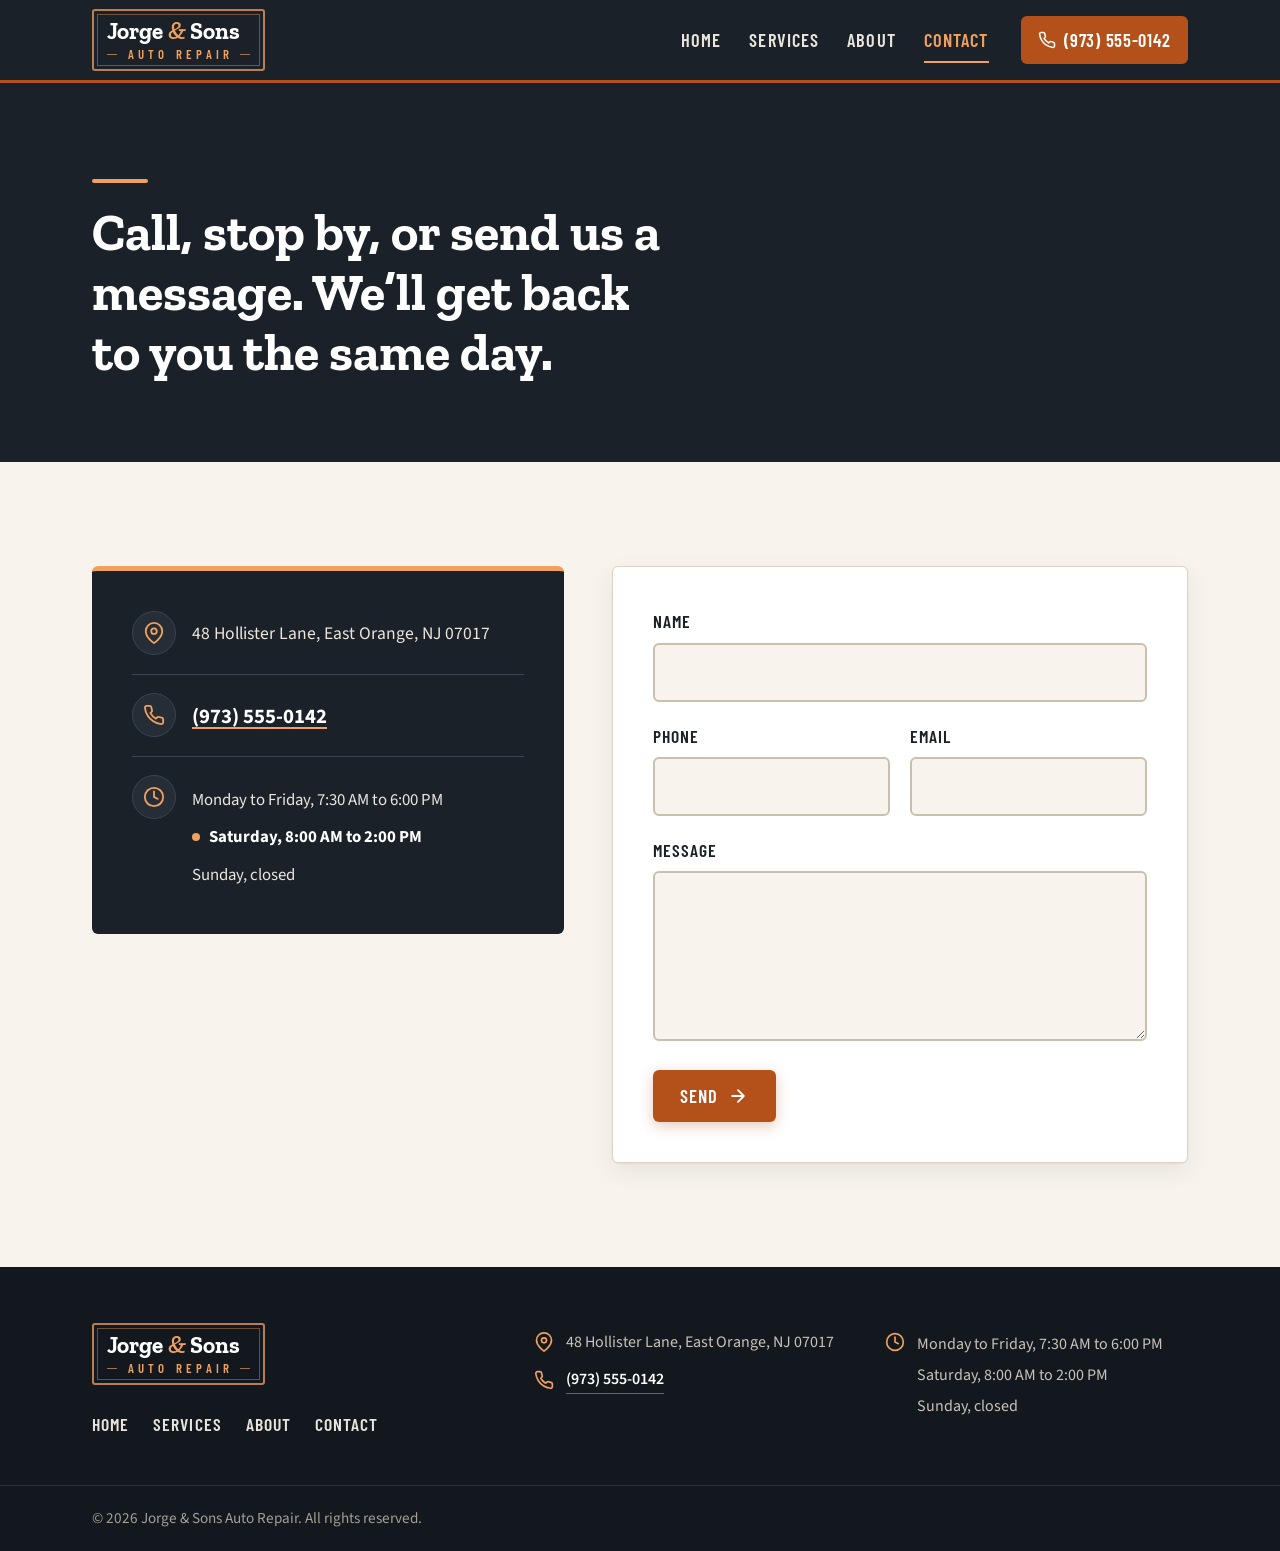
<file: contact.html>
<!DOCTYPE html>
<html lang="en" class="no-js">
<head>
  <meta charset="utf-8">
  <meta name="viewport" content="width=device-width, initial-scale=1">
  <title>Contact &amp; Hours | Jorge &amp; Sons Auto Repair, East Orange NJ</title>
  <meta name="description" content="Call (973) 555-0142, stop by 48 Hollister Lane in East Orange, NJ, or send us a message. Open Monday to Saturday.">
  <meta name="theme-color" content="#1b2129">
  <meta property="og:type" content="website">
  <meta property="og:title" content="Contact &amp; Hours | Jorge &amp; Sons Auto Repair, East Orange NJ">
  <meta property="og:description" content="Call (973) 555-0142, stop by 48 Hollister Lane in East Orange, NJ, or send us a message. Open Monday to Saturday.">
  <meta property="og:image" content="https://images.unsplash.com/photo-1615906655593-ad0386982a0f?auto=format&amp;fit=crop&amp;w=1200&amp;h=630&amp;q=70">
  <link rel="icon" href="data:image/svg+xml,%3Csvg xmlns='http://www.w3.org/2000/svg' viewBox='0 0 48 48'%3E%3Crect width='48' height='48' rx='8' fill='%231b2129'/%3E%3Crect x='4.5' y='4.5' width='39' height='39' rx='4' fill='none' stroke='%23f0a15e' stroke-width='2'/%3E%3Ctext x='24' y='34.5' text-anchor='middle' font-family='Georgia,serif' font-style='italic' font-weight='700' font-size='28' fill='%23f0a15e'%3E%26amp;%3C/text%3E%3C/svg%3E">
  <link rel="preconnect" href="https://fonts.googleapis.com">
  <link rel="preconnect" href="https://fonts.gstatic.com" crossorigin>
  <!-- Fonts load without blocking the first paint -->
  <link rel="preload" as="style" href="https://fonts.googleapis.com/css2?family=Barlow+Condensed:wght@600;700&amp;family=Source+Sans+3:wght@400;600;700&amp;family=Zilla+Slab:ital,wght@0,500;0,600;0,700;1,500&amp;display=swap">
  <link rel="stylesheet" href="https://fonts.googleapis.com/css2?family=Barlow+Condensed:wght@600;700&amp;family=Source+Sans+3:wght@400;600;700&amp;family=Zilla+Slab:ital,wght@0,500;0,600;0,700;1,500&amp;display=swap" media="print" onload="this.media='all'">
  <noscript><link rel="stylesheet" href="https://fonts.googleapis.com/css2?family=Barlow+Condensed:wght@600;700&amp;family=Source+Sans+3:wght@400;600;700&amp;family=Zilla+Slab:ital,wght@0,500;0,600;0,700;1,500&amp;display=swap"></noscript>
  <link rel="stylesheet" href="css/styles.css">
  <script>document.documentElement.className = document.documentElement.className.replace("no-js", "js");</script>
  <!-- Structured data so search engines and maps can read the shop’s details -->
  <script type="application/ld+json">
  {
    "@context": "https://schema.org",
    "@type": "AutoRepair",
    "name": "Jorge & Sons Auto Repair",
    "url": "https://eddiem12321.github.io/jorge-and-sons-auto-repair/",
    "image": "https://images.pexels.com/videos/8469674/breakdown-car-painting-car-repair-driver-8469674.jpeg",
    "telephone": "+1-973-555-0142",
    "address": {
      "@type": "PostalAddress",
      "streetAddress": "48 Hollister Lane",
      "addressLocality": "East Orange",
      "addressRegion": "NJ",
      "postalCode": "07017",
      "addressCountry": "US"
    },
    "openingHoursSpecification": [
      {
        "@type": "OpeningHoursSpecification",
        "dayOfWeek": [
          "Monday",
          "Tuesday",
          "Wednesday",
          "Thursday",
          "Friday"
        ],
        "opens": "07:30",
        "closes": "18:00"
      },
      {
        "@type": "OpeningHoursSpecification",
        "dayOfWeek": "Saturday",
        "opens": "08:00",
        "closes": "14:00"
      }
    ],
    "foundingDate": "1998",
    "founder": {
      "@type": "Person",
      "name": "Jorge Ramírez"
    },
    "knowsLanguage": [
      "en",
      "es"
    ],
    "hasOfferCatalog": {
      "@type": "OfferCatalog",
      "name": "Auto repair services",
      "itemListElement": [
        {
          "@type": "Offer",
          "itemOffered": {
            "@type": "Service",
            "name": "Oil changes and fluid service"
          }
        },
        {
          "@type": "Offer",
          "itemOffered": {
            "@type": "Service",
            "name": "Brakes: pads, rotors, and calipers"
          }
        },
        {
          "@type": "Offer",
          "itemOffered": {
            "@type": "Service",
            "name": "Check engine light and diagnostics"
          }
        },
        {
          "@type": "Offer",
          "itemOffered": {
            "@type": "Service",
            "name": "Engine repair"
          }
        },
        {
          "@type": "Offer",
          "itemOffered": {
            "@type": "Service",
            "name": "Transmission service and repair"
          }
        },
        {
          "@type": "Offer",
          "itemOffered": {
            "@type": "Service",
            "name": "Suspension, steering, and alignment"
          }
        },
        {
          "@type": "Offer",
          "itemOffered": {
            "@type": "Service",
            "name": "Tires: mounting, balancing, and flat repair"
          }
        },
        {
          "@type": "Offer",
          "itemOffered": {
            "@type": "Service",
            "name": "Heating and air conditioning"
          }
        },
        {
          "@type": "Offer",
          "itemOffered": {
            "@type": "Service",
            "name": "Batteries, starters, and alternators"
          }
        },
        {
          "@type": "Offer",
          "itemOffered": {
            "@type": "Service",
            "name": "New Jersey inspection prep"
          }
        }
      ]
    }
  }
  </script>
</head>
<body>
  <svg xmlns="http://www.w3.org/2000/svg" style="display:none" aria-hidden="true">
    <symbol id="i-phone" viewBox="0 0 24 24"><path d="M22 16.92v3a2 2 0 0 1-2.18 2 19.79 19.79 0 0 1-8.63-3.07 19.5 19.5 0 0 1-6-6 19.79 19.79 0 0 1-3.07-8.67A2 2 0 0 1 4.11 2h3a2 2 0 0 1 2 1.72 12.84 12.84 0 0 0 .7 2.81 2 2 0 0 1-.45 2.11L8.09 9.91a16 16 0 0 0 6 6l1.27-1.27a2 2 0 0 1 2.11-.45 12.84 12.84 0 0 0 2.81.7A2 2 0 0 1 22 16.92z" fill="none" stroke="currentColor" stroke-width="2" stroke-linecap="round" stroke-linejoin="round"/></symbol>
    <symbol id="i-pin" viewBox="0 0 24 24"><g fill="none" stroke="currentColor" stroke-width="2" stroke-linecap="round" stroke-linejoin="round"><path d="M21 10c0 7-9 13-9 13s-9-6-9-13a9 9 0 0 1 18 0z"/><circle cx="12" cy="10" r="3"/></g></symbol>
    <symbol id="i-clock" viewBox="0 0 24 24"><g fill="none" stroke="currentColor" stroke-width="2" stroke-linecap="round" stroke-linejoin="round"><circle cx="12" cy="12" r="10"/><path d="M12 6v6l4 2"/></g></symbol>
    <symbol id="i-arrow" viewBox="0 0 24 24"><path d="M5 12h14M12 5l7 7-7 7" fill="none" stroke="currentColor" stroke-width="2.2" stroke-linecap="round" stroke-linejoin="round"/></symbol>
    <symbol id="i-quote" viewBox="0 0 48 48"><circle cx="24" cy="24" r="24" fill="#b4501a"/><path d="M21 15c-4.4 1.2-7.5 5-7.5 10v8h8v-8h-3.6c.2-2.6 1.7-4.4 3.9-5.2L21 15zm13 0c-4.4 1.2-7.5 5-7.5 10v8h8v-8h-3.6c.2-2.6 1.7-4.4 3.9-5.2L34 15z" fill="#fff"/></symbol>
  </svg>

  <a class="skip-link" href="#main">Skip to content</a>

  <header class="site-header">
    <div class="container header-inner">
      <a class="brand" href="index.html">
        <span class="brand-sign"><span class="brand-line">Jorge <span class="brand-amp">&amp;</span> Sons</span> <span class="brand-sub">Auto Repair</span></span>
      </a>
      <button class="nav-toggle" type="button" aria-expanded="false" aria-controls="site-nav" aria-label="Menu">
        <span class="nav-toggle-bars" aria-hidden="true"></span>
      </button>
      <nav class="site-nav" id="site-nav" aria-label="Main">
        <ul class="nav-list">
          <li><a href="index.html">Home</a></li>
          <li><a href="services.html">Services</a></li>
          <li><a href="about.html">About</a></li>
          <li><a href="contact.html" aria-current="page">Contact</a></li>
        </ul>
        <a class="header-phone" href="tel:9735550142"><svg aria-hidden="true"><use href="#i-phone"/></svg>(973) 555-0142</a>
      </nav>
    </div>
  </header>

  <main id="main">
    <!-- Get in Touch -->
    <section class="page-hero" aria-labelledby="page-title">
      <div class="container">
        <span class="rule" aria-hidden="true"></span>
        <h1 id="page-title">Call, stop by, or send us a message. We’ll get back to you the same day.</h1>
      </div>
    </section>

    <section class="section" aria-label="Get in Touch">
      <div class="container contact-grid">
        <div class="info-card on-dark reveal">
          <div class="info-row">
            <span class="info-icon" aria-hidden="true"><svg><use href="#i-pin"/></svg></span>
            <address>48 Hollister Lane, East Orange, NJ 07017</address>
          </div>
          <div class="info-row">
            <span class="info-icon" aria-hidden="true"><svg><use href="#i-phone"/></svg></span>
            <p><a href="tel:9735550142">(973) 555-0142</a></p>
          </div>
          <div class="info-row">
            <span class="info-icon" aria-hidden="true"><svg><use href="#i-clock"/></svg></span>
            <ul class="hours" aria-label="Hours">
              <li data-days="1,2,3,4,5">Monday to Friday, 7:30 AM to 6:00 PM</li>
              <li data-days="6">Saturday, 8:00 AM to 2:00 PM</li>
              <li data-days="0">Sunday, closed</li>
            </ul>
          </div>
        </div>

        <div class="form-card reveal reveal-delay-1">
          <form class="contact-form" id="contact-form" action="#" method="post" aria-label="Contact form">
            <div class="form-grid">
              <div class="field">
                <label for="name">Name</label>
                <input id="name" name="name" type="text" autocomplete="name" required>
              </div>
              <div class="form-row">
                <div class="field">
                  <label for="phone">Phone</label>
                  <input id="phone" name="phone" type="tel" inputmode="tel" autocomplete="tel" required
                         pattern="\+?1?[ .\-]?\(?[0-9]{3}\)?[ .\-]?[0-9]{3}[ .\-]?[0-9]{4}">
                </div>
                <div class="field">
                  <label for="email">Email</label>
                  <input id="email" name="email" type="email" autocomplete="email">
                </div>
              </div>
              <div class="field">
                <label for="message">Message</label>
                <textarea id="message" name="message" rows="5" required></textarea>
              </div>
              <div>
                <button class="btn btn--primary" type="submit">Send <svg aria-hidden="true"><use href="#i-arrow"/></svg></button>
              </div>
            </div>
          </form>
          <div class="form-success" id="form-success" role="status" tabindex="-1" hidden>
            <div class="check" aria-hidden="true"><svg viewBox="0 0 24 24"><path d="M5 12.5l4.5 4.5L19 7.5" fill="none" stroke="currentColor" stroke-width="2.6" stroke-linecap="round" stroke-linejoin="round"/></svg></div>
            <p>We’ll get back to you the same day.</p>
          </div>
        </div>
      </div>
    </section>
  </main>

  <footer class="site-footer">
    <div class="container footer-grid">
      <div class="footer-brand">
        <a class="brand" href="index.html">
          <span class="brand-sign"><span class="brand-line">Jorge <span class="brand-amp">&amp;</span> Sons</span> <span class="brand-sub">Auto Repair</span></span>
        </a>
        <nav class="footer-nav" aria-label="Footer">
          <a href="index.html">Home</a>
          <a href="services.html">Services</a>
          <a href="about.html">About</a>
          <a href="contact.html">Contact</a>
        </nav>
      </div>
      <ul class="footer-list">
        <li><svg aria-hidden="true"><use href="#i-pin"/></svg><address>48 Hollister Lane, East Orange, NJ 07017</address></li>
        <li><svg aria-hidden="true"><use href="#i-phone"/></svg><a href="tel:9735550142">(973) 555-0142</a></li>
      </ul>
      <ul class="footer-list">
        <li><svg aria-hidden="true"><use href="#i-clock"/></svg>
          <ul class="footer-hours" aria-label="Hours">
            <li>Monday to Friday, 7:30 AM to 6:00 PM</li>
            <li>Saturday, 8:00 AM to 2:00 PM</li>
            <li>Sunday, closed</li>
          </ul>
        </li>
      </ul>
    </div>
    <div class="footer-bottom">
      <div class="container">
        <p>© 2026 Jorge &amp; Sons Auto Repair. All rights reserved.</p>
      </div>
    </div>
  </footer>

  <div class="call-bar">
    <a href="tel:9735550142"><svg aria-hidden="true"><use href="#i-phone"/></svg>Call</a>
  </div>

  <script src="js/main.js" defer></script>
</body>
</html>
</file>
<file: css/styles.css>
/* ==========================================================================
   Jorge & Sons Auto Repair
   Mobile-first stylesheet. No frameworks, no build step.
   ========================================================================== */

:root {
  /* Color */
  --ink: #1b2129;          /* deep charcoal-navy */
  --ink-2: #252d37;
  --ink-3: #3a4450;
  --paper: #f8f4ed;        /* warm off-white */
  --paper-2: #efe7da;
  --white: #ffffff;
  --text: #22282f;
  --muted: #545c66;
  --accent: #b4501a;       /* burnt orange: buttons, rules (white text passes AA) */
  --accent-dark: #933f12;
  --accent-light: #f0a15e; /* amber: accents on dark backgrounds */
  --line: #ddd3c3;
  --error: #b42318;
  --success: #2f6b3b;

  /* Type */
  --font-display: "Zilla Slab", Rockwell, "Roboto Slab", Georgia, serif;
  --font-label: "Barlow Condensed", "Arial Narrow", Arial, sans-serif;
  --font-body: "Source Sans 3", "Segoe UI", system-ui, -apple-system, sans-serif;

  /* Layout */
  --max: 1160px;
  --gutter: 1.25rem;
  --radius: 6px;
  --header-h: 68px;
  --shadow: 0 1px 2px rgba(27, 33, 41, .06), 0 8px 24px rgba(27, 33, 41, .08);
  --ease: cubic-bezier(.2, .7, .2, 1);
}

/* ---------- Reset & base ---------- */
*, *::before, *::after { box-sizing: border-box; }
html { -webkit-text-size-adjust: 100%; scroll-behavior: smooth; scroll-padding-top: calc(var(--header-h) + 1rem); }
body {
  margin: 0;
  background: var(--paper);
  color: var(--text);
  font-family: var(--font-body);
  font-size: 1.0625rem;
  line-height: 1.65;
  text-rendering: optimizeLegibility;
  -webkit-font-smoothing: antialiased;
}
img, svg { display: block; max-width: 100%; }
img { height: auto; }
a { color: var(--accent-dark); text-underline-offset: .18em; }
a:hover { color: var(--accent); }
h1, h2, h3 { font-family: var(--font-display); line-height: 1.15; margin: 0; color: var(--ink); font-weight: 700; }
h1, h2, h3, .hero-tagline, .closing-line, .good-to-know p { text-wrap: balance; }
p { margin: 0 0 1em; }
p:last-child { margin-bottom: 0; }
address { font-style: normal; }
ul { margin: 0; padding: 0; list-style: none; }
blockquote, figure { margin: 0; }

:focus-visible {
  outline: 3px solid var(--accent-light);
  outline-offset: 3px;
  border-radius: 3px;
}
.on-light :focus-visible, main :focus-visible { outline-color: var(--accent); }
.site-header :focus-visible, .site-footer :focus-visible, .on-dark :focus-visible { outline-color: var(--accent-light); }

.skip-link {
  position: absolute; left: 1rem; top: -100px; z-index: 200;
  background: var(--accent); color: var(--white); padding: .75rem 1rem;
  font-family: var(--font-label); font-weight: 600; letter-spacing: .04em; text-transform: uppercase;
  border-radius: var(--radius); text-decoration: none;
}
.skip-link:focus { top: .75rem; color: var(--white); }

.visually-hidden {
  position: absolute !important; width: 1px; height: 1px; padding: 0; margin: -1px;
  overflow: hidden; clip: rect(0 0 0 0); white-space: nowrap; border: 0;
}

.container { width: 100%; max-width: var(--max); margin: 0 auto; padding: 0 var(--gutter); }
.section { padding: 4.5rem 0; }
.section--tight { padding: 3.5rem 0; }
.section--paper2 { background: var(--paper-2); }
.section--dark { background: var(--ink); color: #e9e4dc; }
.section--dark h2, .section--dark h3 { color: var(--white); }

/* Small decorative rule used above headlines (no text) */
.rule {
  display: block; width: 56px; height: 4px; background: var(--accent);
  border-radius: 2px; margin-bottom: 1.25rem;
}
.section--dark .rule, .hero .rule, .page-hero .rule { background: var(--accent-light); }

/* ---------- Buttons ---------- */
.btn {
  display: inline-flex; align-items: center; justify-content: center; gap: .6rem;
  min-height: 52px; padding: .8rem 1.6rem;
  font-family: var(--font-label); font-size: 1.15rem; font-weight: 600;
  letter-spacing: .06em; text-transform: uppercase; text-decoration: none;
  border: 2px solid transparent; border-radius: var(--radius); cursor: pointer;
  transition: background-color .2s var(--ease), color .2s var(--ease), transform .2s var(--ease), box-shadow .2s var(--ease), border-color .2s var(--ease);
}
.btn svg { width: 20px; height: 20px; flex: none; transition: transform .2s var(--ease); }
.btn--primary { background: var(--accent); color: var(--white); box-shadow: 0 4px 14px rgba(180, 80, 26, .3); }
.btn--primary:hover { background: var(--accent-dark); color: var(--white); transform: translateY(-2px); box-shadow: 0 8px 20px rgba(180, 80, 26, .35); }
.btn--primary:hover svg { transform: translateX(3px); }
.btn--outline { background: transparent; color: var(--ink); border-color: var(--ink); }
.btn--outline:hover { background: var(--ink); color: var(--white); transform: translateY(-2px); }
.btn--outline:hover svg { transform: translateX(3px); }
.btn:active { transform: translateY(0); }

/* ---------- Header ---------- */
.site-header {
  position: sticky; top: 0; z-index: 100;
  background: var(--ink); color: var(--white);
  border-bottom: 3px solid var(--accent);
}
.header-inner { display: flex; align-items: center; justify-content: space-between; min-height: var(--header-h); gap: 1rem; }

.brand { display: inline-flex; align-items: center; gap: .7rem; color: var(--white); text-decoration: none; }
.brand:hover { color: var(--white); }
/* Logo: a type-only wordmark framed like a hand-painted shop sign */
.brand-sign {
  --sign-bg: var(--ink);
  display: inline-flex; flex-direction: column; padding: .42rem .8rem .48rem; line-height: 1;
  border: 2px solid rgba(240, 161, 94, .75); border-radius: 3px;
  box-shadow: inset 0 0 0 3px var(--sign-bg), inset 0 0 0 4px rgba(240, 161, 94, .4);
}
.brand-line { font-family: var(--font-display); font-weight: 700; font-size: 1.2rem; letter-spacing: .005em; color: var(--white); white-space: nowrap; }
.brand-amp { font-style: italic; font-weight: 500; font-size: 1.1em; color: var(--accent-light); }
.brand-sub {
  display: flex; align-items: center; gap: .45rem; margin-top: .3rem;
  font-family: var(--font-label); font-weight: 600; font-size: .7rem; letter-spacing: .32em; text-indent: .32em; text-transform: uppercase;
  color: var(--accent-light); white-space: nowrap;
}
.brand-sub::before, .brand-sub::after { content: ""; flex: 1; min-width: 10px; height: 1px; background: currentColor; opacity: .65; }

.nav-toggle {
  display: inline-flex; align-items: center; justify-content: center;
  width: 48px; height: 48px; margin-right: -8px;
  background: transparent; border: 0; color: var(--white); cursor: pointer; border-radius: var(--radius);
}
.nav-toggle-bars { position: relative; width: 24px; height: 2px; background: currentColor; border-radius: 2px; transition: background-color .2s; }
.nav-toggle-bars::before, .nav-toggle-bars::after {
  content: ""; position: absolute; left: 0; width: 24px; height: 2px; background: currentColor; border-radius: 2px;
  transition: transform .25s var(--ease), top .25s var(--ease);
}
.nav-toggle-bars::before { top: -7px; }
.nav-toggle-bars::after { top: 7px; }
.nav-toggle[aria-expanded="true"] .nav-toggle-bars { background: transparent; }
.nav-toggle[aria-expanded="true"] .nav-toggle-bars::before { top: 0; transform: rotate(45deg); }
.nav-toggle[aria-expanded="true"] .nav-toggle-bars::after { top: 0; transform: rotate(-45deg); }

.site-nav {
  position: absolute; left: 0; right: 0; top: 100%;
  background: var(--ink); border-bottom: 3px solid var(--accent);
  padding: .5rem var(--gutter) 1.25rem;
  display: none;
}
.site-nav.is-open { display: block; animation: navIn .22s var(--ease); }
@keyframes navIn { from { opacity: 0; transform: translateY(-6px); } to { opacity: 1; transform: none; } }
.no-js .site-nav { display: block; position: static; border: 0; padding: 0 0 1rem; }
.no-js .nav-toggle { display: none; }
.no-js .header-inner { flex-wrap: wrap; }

.nav-list a {
  display: block; padding: .85rem .25rem;
  color: #e9e4dc; text-decoration: none;
  font-family: var(--font-label); font-size: 1.3rem; font-weight: 600; letter-spacing: .06em; text-transform: uppercase;
  border-bottom: 1px solid var(--ink-3);
  transition: color .2s;
}
.nav-list a:hover { color: var(--accent-light); }
.nav-list a[aria-current="page"] { color: var(--accent-light); }

.header-phone {
  display: flex; align-items: center; justify-content: center; gap: .5rem;
  margin-top: 1rem; padding: .8rem 1rem; border-radius: var(--radius);
  background: var(--accent); color: var(--white); text-decoration: none;
  font-family: var(--font-label); font-size: 1.25rem; font-weight: 600; letter-spacing: .04em;
  transition: background-color .2s;
}
.header-phone:hover { background: var(--accent-dark); color: var(--white); }
.header-phone svg { width: 18px; height: 18px; }

/* ---------- Mobile call bar ---------- */
.call-bar {
  position: fixed; left: 0; right: 0; bottom: 0; z-index: 90;
  padding: .6rem var(--gutter) calc(.6rem + env(safe-area-inset-bottom));
  background: rgba(27, 33, 41, .96);
  box-shadow: 0 -6px 20px rgba(0, 0, 0, .18);
  -webkit-backdrop-filter: blur(6px); backdrop-filter: blur(6px);
}
.call-bar a {
  display: flex; align-items: center; justify-content: center; gap: .6rem;
  min-height: 52px; border-radius: var(--radius);
  background: var(--accent); color: var(--white); text-decoration: none;
  font-family: var(--font-label); font-size: 1.3rem; font-weight: 700; letter-spacing: .08em; text-transform: uppercase;
}
.call-bar a:hover { background: var(--accent-dark); color: var(--white); }
.call-bar svg { width: 22px; height: 22px; }
.call-bar :focus-visible { outline-color: var(--accent-light); }

/* ---------- Hero (home) ---------- */
.hero {
  position: relative; isolation: isolate; overflow: hidden;
  min-height: min(82vh, 760px);
  display: flex; align-items: flex-end;
  color: var(--white);
  background: var(--ink);
}
.hero-media { position: absolute; inset: 0; z-index: -2; }
.hero-media img { width: 100%; height: 100%; object-fit: cover; object-position: 30% 35%; }
.hero::after {
  content: ""; position: absolute; inset: 0; z-index: -1;
  background:
    linear-gradient(180deg, rgba(27, 33, 41, .35) 0%, rgba(27, 33, 41, .55) 40%, rgba(27, 33, 41, .94) 100%);
}
.hero-content { padding-top: 7rem; padding-bottom: 3.5rem; }
.hero h1 {
  color: var(--white);
  font-size: clamp(2.6rem, 11vw, 5.4rem);
  line-height: 1;
  letter-spacing: -.01em;
  max-width: 12ch;
  text-shadow: 0 2px 24px rgba(0, 0, 0, .35);
}
.hero-tagline {
  font-family: var(--font-display); font-weight: 500;
  font-size: clamp(1.25rem, 4.6vw, 1.75rem);
  line-height: 1.3; color: #f3ede4;
  margin: 1.1rem 0 2rem; max-width: 28ch;
}

/* ---------- Page hero (inner pages) ---------- */
.page-hero {
  position: relative; isolation: isolate; overflow: hidden;
  background: var(--ink); color: #ece6dd;
  padding: 4rem 0 3.5rem;
}
.page-hero--image .page-hero-media { position: absolute; inset: 0; z-index: -2; }
.page-hero--image .page-hero-media img { width: 100%; height: 100%; object-fit: cover; }
.page-hero--image::after {
  content: ""; position: absolute; inset: 0; z-index: -1;
  background: linear-gradient(90deg, rgba(27, 33, 41, .96) 0%, rgba(27, 33, 41, .86) 55%, rgba(27, 33, 41, .55) 100%);
}
.page-hero h1 {
  color: var(--white);
  font-size: clamp(1.9rem, 6.4vw, 3.25rem);
  max-width: 20ch;
}
.page-hero .lead { margin-top: 1.25rem; font-size: 1.15rem; max-width: 46ch; color: #e2dbd0; }
.eyebrow {
  display: inline-block; margin-bottom: 1rem;
  font-family: var(--font-label); font-weight: 600; font-size: 1.05rem;
  letter-spacing: .14em; text-transform: uppercase; color: var(--accent-light);
}

/* ---------- Statement / text blocks ---------- */
.statement {
  font-size: clamp(1.75rem, 5.6vw, 2.6rem);
  line-height: 1.2;
}
.lead { font-size: 1.15rem; }
.body-copy { color: var(--muted); font-size: 1.1rem; }
.body-copy p + p { margin-top: 0; }

/* Home: promise split */
.split { display: grid; gap: 2.75rem; align-items: center; }
.split-text .statement { margin-bottom: 1.25rem; }
.split-text .body-copy { margin-bottom: 2rem; max-width: 52ch; }
.framed { position: relative; margin: 0 .9rem .9rem 0; }
.framed::before {
  content: ""; position: absolute; inset: .9rem -.9rem -.9rem .9rem; z-index: 0;
  border: 3px solid var(--accent); border-radius: var(--radius);
}
.framed img {
  position: relative; z-index: 1; width: 100%; aspect-ratio: 4 / 3; object-fit: cover;
  border-radius: var(--radius); box-shadow: var(--shadow); background: var(--paper-2);
}

/* ---------- Testimonials ---------- */
.quotes { display: grid; gap: 1.5rem; }
.quote-card {
  position: relative;
  background: var(--ink-2); border: 1px solid var(--ink-3); border-radius: var(--radius);
  padding: 2.75rem 1.75rem 1.75rem;
  transition: transform .25s var(--ease), border-color .25s var(--ease);
}
.quote-card:hover { transform: translateY(-3px); border-color: rgba(240, 161, 94, .5); }
.quote-mark { position: absolute; top: -18px; left: 1.5rem; width: 44px; height: 44px; color: var(--accent-light); }
.quote-card blockquote p {
  font-family: var(--font-display); font-weight: 500;
  font-size: 1.3rem; line-height: 1.45; color: #f5f0e8;
}
.quote-card figcaption {
  display: flex; align-items: center; gap: .75rem;
  margin-top: 1.5rem; padding-top: 1.25rem; border-top: 1px solid var(--ink-3);
  font-family: var(--font-label); font-size: 1.1rem; font-weight: 600; letter-spacing: .05em; text-transform: uppercase;
  color: var(--accent-light);
}

/* ---------- Visit band ---------- */
.visit { text-align: center; }
.visit .rule { margin-left: auto; margin-right: auto; }
.visit-line { font-size: clamp(1.9rem, 6.5vw, 3rem); margin-bottom: 1.5rem; }
.visit-details {
  display: flex; flex-direction: column; flex-wrap: wrap; justify-content: center; align-items: center; gap: .5rem 1rem;
  font-size: 1.15rem; color: var(--text);
}
.visit-details .sep { display: none; color: var(--accent); font-weight: 700; }
.visit-details a { font-weight: 700; color: var(--ink); text-decoration-color: var(--accent); text-decoration-thickness: 2px; }
.visit-details a:hover { color: var(--accent); }
.icon-inline { display: inline-flex; align-items: center; gap: .45rem; }
.icon-inline svg { width: 20px; height: 20px; color: var(--accent); flex: none; }

/* ---------- Services grid ---------- */
.services-grid { display: grid; grid-template-columns: repeat(2, 1fr); gap: .75rem; }
.service {
  display: flex; flex-direction: column; align-items: flex-start; gap: .85rem;
  background: var(--white); border: 1px solid var(--line); border-radius: var(--radius);
  padding: 1.15rem 1rem;
  font-weight: 600; font-size: 1rem; line-height: 1.35; color: var(--ink);
  position: relative; height: 100%; text-decoration: none;
  transition: transform .25s var(--ease), box-shadow .25s var(--ease), border-color .25s var(--ease);
}
.service:hover, .service:focus-visible { transform: translateY(-3px); box-shadow: var(--shadow); border-color: #cbbda7; color: var(--ink); }
/* Each tile links to the contact form with that service filled in */
.service-go {
  position: absolute; top: 1rem; right: 1rem; width: 18px; height: 18px; color: var(--accent);
  opacity: .45; transition: opacity .25s var(--ease), transform .25s var(--ease);
}
.service:hover .service-go, .service:focus-visible .service-go { opacity: 1; transform: translateX(3px); }
.service-icon {
  flex: none; display: grid; place-items: center;
  width: 52px; height: 52px; border-radius: 50%;
  background: #fbeee3; color: var(--accent);
  transition: background-color .25s var(--ease), color .25s var(--ease);
}
.service:hover .service-icon, .service:focus-visible .service-icon { background: var(--accent); color: var(--white); }

/* Icon animations: on hover/focus with a mouse, or once as each tile scrolls in on touch screens */
.service-icon--oil { --icon-anim: icon-drip; }
.service-icon--brakes, .service-icon--tire { --icon-anim: icon-spin; }
.service-icon--engine-light { --icon-anim: icon-blink; }
.service-icon--wrench { --icon-anim: icon-turn; }
.service-icon--transmission { --icon-anim: icon-shift; }
.service-icon--suspension { --icon-anim: icon-spring; }
.service-icon--hvac { --icon-anim: icon-fan; }
.service-icon--battery { --icon-anim: icon-charge; }
.service-icon--inspection { --icon-anim: icon-check; }
@media (hover: hover) {
  .service:hover .service-icon svg, .service:focus-visible .service-icon svg { animation: var(--icon-anim) .9s var(--ease) 1; }
}
@media (hover: none) {
  .is-visible > .service .service-icon svg { animation: var(--icon-anim) .9s var(--ease) .45s 1 both; }
}
@keyframes icon-drip { 0%, 100% { transform: none; } 35% { transform: translateY(4px) scaleY(.9); } 60% { transform: translateY(-2px); } }
@keyframes icon-spin { from { transform: rotate(0); } to { transform: rotate(360deg); } }
@keyframes icon-blink { 0%, 40%, 80%, 100% { opacity: 1; } 20%, 60% { opacity: .2; } }
@keyframes icon-turn { 0%, 100% { transform: none; } 30% { transform: rotate(-28deg); } 65% { transform: rotate(14deg); } }
@keyframes icon-shift { 0%, 100% { transform: none; } 25% { transform: translate(-3px, 2px); } 55% { transform: translate(3px, -2px); } 80% { transform: translate(-1px, 1px); } }
@keyframes icon-spring { 0%, 100% { transform: none; } 30% { transform: scaleY(.72); } 60% { transform: scaleY(1.12); } 80% { transform: scaleY(.95); } }
@keyframes icon-fan { from { transform: rotate(0); } to { transform: rotate(180deg); } }
@keyframes icon-charge { 0%, 100% { transform: none; } 40% { transform: scale(1.18); } 70% { transform: scale(.94); } }
@keyframes icon-check { 0%, 100% { transform: none; } 30% { transform: rotate(-10deg) scale(1.12); } 60% { transform: rotate(8deg); } }
.service-icon svg { width: 26px; height: 26px; }
.services-cta { margin-top: 2.5rem; }

.good-to-know {
  display: grid; gap: 1.25rem; align-items: center;
  background: var(--ink); color: #ece6dd; border-radius: var(--radius);
  padding: 2rem 1.75rem;
  border-left: 6px solid var(--accent-light);
}
.good-to-know p { font-family: var(--font-display); font-size: clamp(1.3rem, 4.4vw, 1.75rem); line-height: 1.35; color: var(--white); font-weight: 500; }
.badge-icons { display: flex; gap: .75rem; }
.badge-icons span {
  display: grid; place-items: center; width: 56px; height: 56px; border-radius: 50%;
  background: var(--ink-2); border: 1px solid var(--ink-3); color: var(--accent-light);
}
.badge-icons svg { width: 28px; height: 28px; }

/* ---------- About ---------- */
.story { display: grid; gap: 2.5rem; }
.story-media img { width: 100%; aspect-ratio: 4 / 5; object-fit: cover; border-radius: var(--radius); box-shadow: var(--shadow); background: var(--paper-2); }
.tl-year { color: var(--accent-dark); font-weight: 700; }
.page-hero .tl-year { color: var(--accent-light); }

/* About: a timeline that draws itself as you scroll (JS adds .is-visible) */
.timeline { position: relative; margin: 0; padding: 0; list-style: none; }
.timeline::before {
  content: ""; position: absolute; left: 9px; top: .9rem; bottom: .9rem; width: 2px; background: var(--line);
}
.timeline--continues::before { bottom: -2.5rem; background: linear-gradient(var(--line) 85%, transparent); }
.timeline--resumes::before { top: -2.5rem; background: linear-gradient(transparent, var(--line) 15%); }
.tl-item { position: relative; padding: 0 0 2.25rem 2.75rem; }
.tl-item:last-child { padding-bottom: 0; }
.tl-item p { color: var(--muted); font-size: 1.1rem; }
.tl-item::before {
  content: ""; position: absolute; left: 0; top: .3rem; z-index: 1;
  width: 20px; height: 20px; border-radius: 50%;
  background: var(--paper); border: 3px solid var(--line);
  transition: background-color .4s var(--ease), border-color .4s var(--ease), transform .4s var(--ease);
}
.tl-item::after {
  content: ""; position: absolute; left: 9px; top: 1.55rem; bottom: -.3rem; width: 2px;
  background: var(--accent); transform: scaleY(0); transform-origin: top;
  transition: transform .9s var(--ease) .25s;
}
.tl-item:last-child::after { display: none; }
.timeline--continues .tl-item:last-child::after { display: block; bottom: -2.5rem; background: linear-gradient(var(--accent), transparent); }
.tl-item.is-visible::before, html:not(.js) .tl-item::before { background: var(--accent); border-color: var(--accent); transform: scale(1.1); }
.tl-item.is-visible::after, html:not(.js) .tl-item::after { transform: scaleY(1); }
.tl-item .closing-line { border-left: 0; padding-left: 0; color: var(--ink); font-size: clamp(1.4rem, 4.6vw, 1.9rem); }
.tl-item--now::before { left: -2px; width: 24px; height: 24px; top: .35rem; }
.tl-item--now.is-visible::before { animation: tl-pulse 2.4s var(--ease) .8s infinite; }
@keyframes tl-pulse { 0% { box-shadow: 0 0 0 0 rgba(180, 80, 26, .45); } 70%, 100% { box-shadow: 0 0 0 14px rgba(180, 80, 26, 0); } }

.pull-quote {
  position: relative; margin: 0 auto; max-width: 900px; text-align: center; padding: 1rem 0;
}
.pull-quote .quote-mark { position: static; margin: 0 auto 1.25rem; width: 56px; height: 56px; color: var(--accent-light); }
.pull-quote blockquote p {
  font-family: var(--font-display); font-style: italic; font-weight: 500;
  font-size: clamp(1.75rem, 6vw, 3rem); line-height: 1.22; color: var(--white);
}
.pull-quote figcaption {
  margin-top: 1.75rem;
  font-family: var(--font-label); font-size: 1.15rem; font-weight: 600; letter-spacing: .12em; text-transform: uppercase;
  color: var(--accent-light);
}

.next-gen { display: grid; gap: 2rem; }
.closing-line {
  font-family: var(--font-display); font-weight: 600;
  font-size: clamp(1.4rem, 4.6vw, 1.9rem); line-height: 1.3; color: var(--ink);
  padding-left: 1.25rem; border-left: 4px solid var(--accent);
}
.bays { display: flex; gap: .6rem; margin-top: 1.5rem; }
.bays span {
  width: 44px; height: 36px; border: 3px solid var(--ink); border-bottom-width: 0; border-radius: 4px 4px 0 0; position: relative;
}
.bays span::after { content: ""; position: absolute; left: 6px; right: 6px; top: 6px; height: 3px; background: var(--accent); box-shadow: 0 7px 0 var(--accent), 0 14px 0 var(--accent); opacity: .85; }

.team-grid { display: grid; grid-template-columns: repeat(2, 1fr); gap: 1rem; }
.team-card {
  background: var(--white); border: 1px solid var(--line); border-radius: var(--radius);
  overflow: hidden; text-align: center;
  transition: transform .25s var(--ease), box-shadow .25s var(--ease);
}
.team-card:hover { transform: translateY(-4px); box-shadow: var(--shadow); }
.team-avatar {
  display: grid; place-items: center; height: 120px;
  background-color: var(--ink);
  background-image: repeating-linear-gradient(135deg, rgba(255,255,255,.035) 0 10px, transparent 10px 20px);
  color: var(--accent-light);
}
.team-card:nth-child(2) .team-avatar { background-color: #26313d; }
.team-card:nth-child(3) .team-avatar { background-color: #2e2a27; }
.team-card:nth-child(4) .team-avatar { background-color: #3a2c24; }
.team-avatar span {
  display: grid; place-items: center; width: 72px; height: 72px; border-radius: 50%;
  background: rgba(255, 255, 255, .06); border: 2px solid rgba(240, 161, 94, .6);
}
.team-avatar svg { width: 36px; height: 36px; }
.team-body { padding: 1.1rem .75rem 1.25rem; }
.team-body h3 { font-size: 1.2rem; margin-bottom: .35rem; }
.team-body p { color: var(--muted); font-weight: 600; }
.team-cta { margin-top: 2.5rem; text-align: center; }

/* ---------- Contact ---------- */
.contact-grid { display: grid; gap: 2rem; align-items: start; }
.info-card {
  background: var(--ink); color: #ece6dd; border-radius: var(--radius); padding: 2rem 1.75rem;
  border-top: 5px solid var(--accent-light);
}
.info-row { display: flex; gap: 1rem; padding: 1.15rem 0; border-bottom: 1px solid var(--ink-3); }
.info-row:first-child { padding-top: 0; }
.info-row:last-child { border-bottom: 0; padding-bottom: 0; }
.info-icon { flex: none; display: grid; place-items: center; width: 44px; height: 44px; border-radius: 50%; background: var(--ink-2); color: var(--accent-light); border: 1px solid var(--ink-3); }
.info-icon svg { width: 22px; height: 22px; }
.info-row address, .info-row p { font-size: 1.1rem; padding-top: .45rem; }
.info-row a { color: var(--white); font-weight: 700; font-size: 1.3rem; text-decoration-color: var(--accent-light); text-decoration-thickness: 2px; }
.info-row a:hover { color: var(--accent-light); }
.hours { width: 100%; padding-top: .45rem; }
.hours li { padding: .3rem 0; font-size: 1.05rem; }
.hours li.is-today { color: var(--white); font-weight: 700; }
.hours li.is-today::before { content: ""; display: inline-block; width: 8px; height: 8px; margin-right: .55rem; border-radius: 50%; background: var(--accent-light); vertical-align: middle; transform: translateY(-1px); }

.form-card { background: var(--white); border: 1px solid var(--line); border-radius: var(--radius); padding: 2rem 1.5rem; box-shadow: var(--shadow); }
.form-grid { display: grid; gap: 1.25rem; }
.field label {
  display: block; margin-bottom: .4rem;
  font-family: var(--font-label); font-weight: 600; font-size: 1.1rem; letter-spacing: .06em; text-transform: uppercase; color: var(--ink);
}
.field input, .field textarea {
  width: 100%; padding: .85rem 1rem;
  font: inherit; font-size: 1.05rem; color: var(--text);
  background: var(--paper); border: 2px solid #c9bfae; border-radius: var(--radius);
  transition: border-color .2s, box-shadow .2s, background-color .2s;
}
.field textarea { min-height: 150px; resize: vertical; }
.field input:hover, .field textarea:hover { border-color: #a99d8a; }
.field input:focus, .field textarea:focus { outline: none; border-color: var(--accent); background: var(--white); box-shadow: 0 0 0 4px rgba(180, 80, 26, .2); }
.field.is-invalid input, .field.is-invalid textarea { border-color: var(--error); background: #fff6f5; }
.field.is-invalid input:focus, .field.is-invalid textarea:focus { box-shadow: 0 0 0 4px rgba(180, 35, 24, .18); }
.field.is-invalid label { color: var(--error); }
.field.is-valid input, .field.is-valid textarea { border-color: var(--success); }
.form-row { display: grid; gap: 1.25rem; }
.form-card .btn { width: 100%; }

.form-success {
  display: none; text-align: center; padding: 2.5rem 1rem;
}
.form-success.is-visible { display: block; animation: fadeUp .5s var(--ease) both; }
.form-success .check {
  display: grid; place-items: center; width: 76px; height: 76px; margin: 0 auto 1.25rem;
  border-radius: 50%; background: #e7f2e9; color: var(--success);
}
.form-success .check svg { width: 40px; height: 40px; }
.form-success .check path { stroke-dasharray: 30; stroke-dashoffset: 30; animation: draw .6s .2s var(--ease) forwards; }
.form-success p { font-family: var(--font-display); font-size: 1.6rem; font-weight: 600; color: var(--ink); line-height: 1.3; }
.form-success:focus { outline: none; }
@keyframes draw { to { stroke-dashoffset: 0; } }
@keyframes fadeUp { from { opacity: 0; transform: translateY(10px); } to { opacity: 1; transform: none; } }

/* ---------- Footer ---------- */
.site-footer { background: #13181e; color: #c9c2b8; padding: 3.5rem 0 76px; font-size: 1rem; } /* 76px bottom: room for the mobile call bar */
.footer-grid { display: grid; gap: 2.25rem; padding-bottom: 2.5rem; }
.site-footer .brand-sign { --sign-bg: #13181e; }
.footer-brand .brand-line { font-size: 1.45rem; }
.footer-brand .brand-sub { font-size: .8rem; }
.footer-list li { display: flex; gap: .75rem; padding: .35rem 0; }
.footer-list svg { width: 20px; height: 20px; flex: none; color: var(--accent-light); margin-top: .2rem; }
.footer-list a { color: var(--white); font-weight: 600; text-decoration: none; border-bottom: 1px solid rgba(240, 161, 94, .5); }
.footer-list a:hover { color: var(--accent-light); }
.footer-hours li { display: block; padding: .15rem 0; }
.footer-brand .footer-nav { margin-top: 1.25rem; }
.footer-nav { display: flex; flex-wrap: wrap; gap: .25rem 1.5rem; }
.footer-nav a {
  color: #e9e4dc; text-decoration: none;
  font-family: var(--font-label); font-size: 1.1rem; font-weight: 600; letter-spacing: .06em; text-transform: uppercase;
  padding: .35rem 0; display: inline-block;
}
.footer-nav a:hover { color: var(--accent-light); }
.footer-bottom { border-top: 1px solid #2a323b; padding: 1.25rem 0; font-size: .95rem; color: #a59e94; }

/* ---------- Background video ---------- */
/* The poster image shows until the video is ready; JS adds .is-ready. */
.bg-video {
  position: absolute; inset: 0; width: 100%; height: 100%;
  object-fit: cover; object-position: center 40%;
  opacity: 0; transition: opacity 1s var(--ease);
}
.bg-video.is-ready { opacity: 1; }
.bg-video.is-front { z-index: 1; } /* the clip fading in sits on top */
.video-toggle {
  position: absolute; right: var(--gutter); bottom: 1.25rem; z-index: 2;
  display: grid; place-items: center; width: 44px; height: 44px; padding: 0;
  border: 1px solid rgba(255, 255, 255, .35); border-radius: 50%;
  background: rgba(27, 33, 41, .55); color: var(--white); cursor: pointer;
  transition: background-color .2s, border-color .2s;
}
.video-toggle:hover { background: rgba(27, 33, 41, .85); border-color: var(--accent-light); }
.video-toggle[hidden] { display: none; }
.video-toggle svg { width: 18px; height: 18px; }
.video-toggle .vt-play, .video-toggle.is-paused .vt-pause { display: none; }
.video-toggle.is-paused .vt-play { display: block; }

/* ---------- Reveal on scroll ---------- */
.js .reveal { opacity: 0; transform: translateY(18px); transition: opacity .7s var(--ease), transform .7s var(--ease); }
.js .reveal.is-visible { opacity: 1; transform: none; }
.js .reveal-delay-1 { transition-delay: .08s; }
.js .reveal-delay-2 { transition-delay: .16s; }
.js .reveal-delay-3 { transition-delay: .24s; }

@media (prefers-reduced-motion: reduce) {
  html { scroll-behavior: auto; }
  *, *::before, *::after { animation-duration: .01ms !important; animation-iteration-count: 1 !important; transition-duration: .01ms !important; transition-delay: 0s !important; }
  .js .reveal { opacity: 1; transform: none; }
}

/* ==========================================================================
   Breakpoints (mobile-first)
   ========================================================================== */
@media (min-width: 560px) {
  .service { padding: 1.4rem 1.25rem; font-size: 1.08rem; }
  .form-row { grid-template-columns: 1fr 1fr; }
  .visit-details { flex-direction: row; }
  .visit-details .sep { display: inline; }
  .form-card .btn { width: auto; }
}

@media (min-width: 900px) {
  :root { --gutter: 2rem; --header-h: 80px; }
  .site-footer { padding-bottom: 0; }
  .call-bar { display: none; }
  .section { padding: 6.5rem 0; }
  .section--tight { padding: 4.5rem 0; }

  .nav-toggle { display: none; }
  .site-nav, .no-js .site-nav {
    display: flex !important; align-items: center; gap: 2rem;
    position: static; padding: 0; border: 0; background: none; animation: none;
  }
  .nav-list { display: flex; gap: 1.75rem; }
  .nav-list a { border: 0; padding: .5rem 0; font-size: 1.15rem; position: relative; }
  .nav-list a::after {
    content: ""; position: absolute; left: 0; right: 0; bottom: 0; height: 2px; background: var(--accent-light);
    transform: scaleX(0); transform-origin: left; transition: transform .25s var(--ease);
  }
  .nav-list a:hover::after, .nav-list a[aria-current="page"]::after { transform: scaleX(1); }
  .header-phone { margin-top: 0; padding: .55rem 1.1rem; font-size: 1.15rem; }
  .brand-line { font-size: 1.45rem; }
  .brand-sub { font-size: .8rem; }

  .hero { min-height: min(88vh, 820px); align-items: center; }
  .hero::after { background: linear-gradient(90deg, rgba(27, 33, 41, .95) 0%, rgba(27, 33, 41, .78) 45%, rgba(27, 33, 41, .25) 100%); }
  .hero-media img { object-position: 70% 40%; }
  .hero-content { padding-top: 5rem; padding-bottom: 5rem; }

  .page-hero { padding: 6rem 0 5rem; }

  .split { grid-template-columns: 1.05fr 1fr; gap: 5rem; }
  .quotes { grid-template-columns: 1fr 1fr; gap: 2rem; }
  .quote-card { padding: 3.25rem 2.5rem 2.25rem; }
  .quote-card blockquote p { font-size: 1.45rem; }

  .services-grid { grid-template-columns: repeat(5, 1fr); gap: 1rem; }
  .service { flex-direction: column; align-items: flex-start; padding: 1.5rem 1.1rem; min-height: 190px; }
  .service-icon { width: 60px; height: 60px; }
  .good-to-know { grid-template-columns: auto 1fr; gap: 2rem; padding: 2.5rem 3rem; }

  .story { grid-template-columns: 1fr 1.1fr; gap: 5rem; align-items: center; }
  .next-gen { grid-template-columns: 1.1fr 1fr; gap: 5rem; align-items: start; }
  .team-grid { grid-template-columns: repeat(4, 1fr); gap: 1.25rem; }
  .team-avatar { height: 150px; }
  .team-avatar span { width: 88px; height: 88px; }
  .team-avatar svg { width: 44px; height: 44px; }
  .team-body { padding: 1.4rem 1.25rem 1.6rem; }
  .team-body h3 { font-size: 1.4rem; }

  .contact-grid { grid-template-columns: .9fr 1.1fr; gap: 3rem; }
  .info-card { padding: 2.5rem; }
  .form-card { padding: 2.5rem; }

  .footer-grid { grid-template-columns: 1.3fr 1fr 1fr; gap: 3rem; }
}

@media (max-width: 340px) {
  .services-grid, .team-grid { grid-template-columns: 1fr; }
}

@media (min-width: 1200px) {
  .services-grid { gap: 1.25rem; }
  .service { padding: 1.75rem 1.5rem; }
}
</file>
